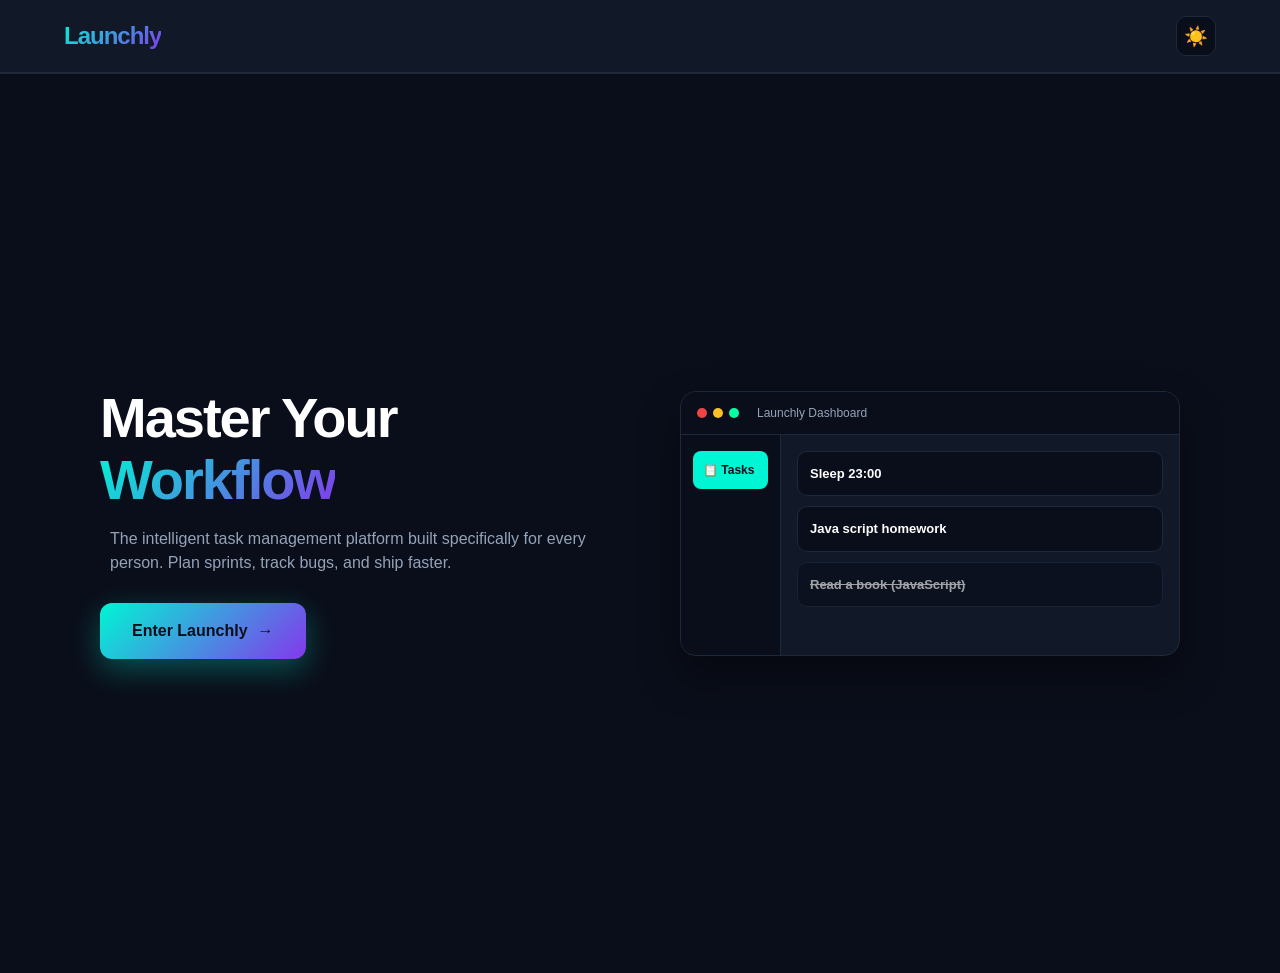
<file: index.html>
<!DOCTYPE html>
<html lang="en">

<head>
    <meta charset="UTF-8">
    <meta name="viewport" content="width=device-width, initial-scale=1.0, maximum-scale=1.0, user-scalable=no">
    <meta name="description" content="DevStack - Modern Task Management Platform for Developers">
    <meta name="theme-color" content="#00f5d4">
    <title>Launchly - Master Your Workflow</title>
    <link rel="stylesheet" href="home.css">
</head>

<body>
    <header>
        <span class="logo">Launchly</span>
        <button onclick="theme()" id="themeBtn">🌙</button>
    </header>
    <!-- website navigatsiyasi -->
    <nav class="navbar">
        <div class="nav-brand">
            <span class="logo-icon">◈</span>
            <span class="logo-text">Launchly</span>
        </div>
        <a href="tz.html" class="btn-primary">Enter Launchly</a>
    </nav>

    <!-- Hero Section -->
    <section class="hero">
        <div class="hero-content">
            <h1 class="hero-title">
                Master Your<br>
                <span class="gradient-text">Workflow</span>
            </h1>
            <p class="hero-subtitle">
                The intelligent task management platform built specifically for every person.
                Plan sprints, track bugs, and ship faster.
            </p>
            <a href="tz.html" class="btn-main">
                Enter Launchly
                <span class="arrow">→</span>
            </a>
        </div>
        <div class="hero-visual">
            <div class="dashboard-mockup">
                <div class="mockup-header">
                    <div class="dots">
                        <span></span>
                        <span></span>
                        <span></span>
                    </div>
                    <div class="mockup-title">Launchly Dashboard</div>
                </div>
                <div class="mockup-content">
                    <div class="sidebar">
                        <div class="nav-item active">📋 Tasks</div>
                    </div>
                    <div class="main-area">
                        <div class="task-card">
                            <div class="task-title">Sleep 23:00</div>
                        </div>
                        <div class="task-card">
                            <div class="task-title"> Java script homework</div>
                        </div>
                        <div class="task-card completed">
                            <div class="task-title"> Read a book (JavaScript)</div>
                        </div>
                    </div>                
                </div>
            </div>
        </div>
    </section>
    <script src="script.js"></script>
</body>

</html>
</file>
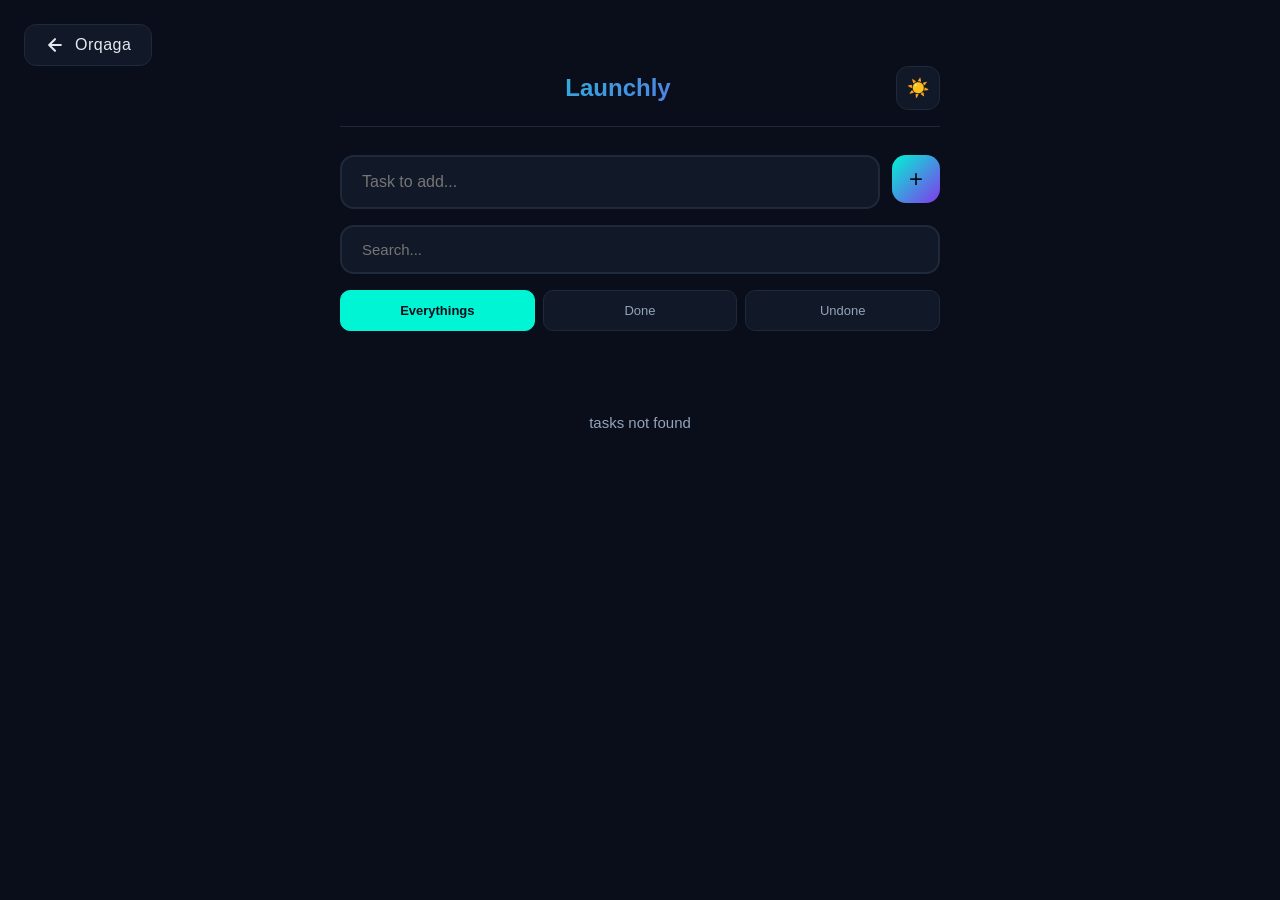
<file: tz.html>
<!DOCTYPE html>
<html lang="uz">

<head>
    <meta charset="UTF-8">
    <meta name="viewport" content="width=device-width, initial-scale=1.0">
    <title>Launchly - Master Your Workflow</title>
    <link rel="stylesheet" href="style.css">
</head>

<body>
    <button class="back-btn" onclick="history.back()">
        <svg width="20" height="20" viewBox="0 0 24 24" fill="none" stroke="currentColor" stroke-width="2.5"
            stroke-linecap="round" stroke-linejoin="round">
            <path d="M19 12H5M12 19l-7-7 7-7" />
        </svg>
        <span>Orqaga</span>
    </button>
    <div class="wrap">
        <header>
            <span class="logo">Launchly</span>
            <button onclick="theme()" id="themeBtn">🌙</button>
        </header>

        <div class="add">
            <input type="text" id="in" placeholder="Task to add..." autocomplete="off">
            <button onclick="add()">+</button>
        </div>

        <div class="search-box">
            <input type="text" id="se" placeholder="Search..." oninput="search(this.value)" autocomplete="off">
        </div>

        <div class="filters">
            <button class="a" onclick="filter('all')">Everythings</button>
            <button onclick="filter('done')">Done</button>
            <button onclick="filter('undone')">Undone</button>
        </div>

        <div id="list"></div>
    </div>

    <div class="modal" id="mod" onclick="closeEdit(event)">
        <div class="box" onclick="event.stopPropagation()">
            <h3>Edit Task</h3>
            <input type="text" id="ed" autocomplete="off">
            <div class="btns">
                <button onclick="closeEdit()">Cancel</button>
                <button onclick="saveEdit()">Save</button>
            </div>
        </div>
    </div>

    <script src="script.js"></script>
</body>

</html>
</file>
<file: home.css>
/* 1. Global Reset */
* {
    margin: 0;
    padding: 0;
    box-sizing: border-box;
}

:root {
    --bg: #0a0e1a;
    --surface: #111827;
    --primary: #00f5d4;
    --accent: #8338ec;
    --text: #ffffff;
    --text-secondary: #94a3b8;
    --border: #1e293b;
    --danger: #ef4444;
    --warning: #fbbf24;
    --success: #06ffa5;
}
[data-theme="light"] {
    --bg: #faf9f6;
    --surface: #ffffff;
    --surface-hover: #f3f4f6;
    --primary: #ff006e;
    --primary-glow: rgba(255, 0, 110, 0.2);
    --secondary: #00f5d4;
    --success: #00c853;
    --text: #1a1a2e;
    --text-dim: #64748b;
    --border: #e2e8f0;
    --accent: #3a86ff;
}

html {
    font-size: 16px;
    scroll-behavior: smooth;
}

body {
    font-family: -apple-system, BlinkMacSystemFont, 'Segoe UI', Roboto, sans-serif;
    background: var(--bg);
    color: var(--text);
    line-height: 1.5;
    min-height: 100vh;
    overflow-x: hidden;
}

/* 2. Navbar */
.navbar {
    display: flex;
    justify-content: space-between;
    align-items: center;
    padding: 16px 24px;
    background: rgba(10, 14, 26, 0.95);
    backdrop-filter: blur(10px);
    position: fixed;
    top: 0;
    left: 0;
    right: 0;
    z-index: 100;
    border-bottom: 1px solid var(--border);
}

.nav-brand {
    display: flex;
    align-items: center;
    gap: 10px;
    font-size: 20px;
    font-weight: 800;
}

.logo-icon {
    width: 36px;
    height: 36px;
    background: linear-gradient(135deg, var(--primary), var(--accent));
    border-radius: 8px;
    display: flex;
    align-items: center;
    justify-content: center;
    font-size: 18px;
}

.logo-text {
    background: linear-gradient(135deg, var(--primary), var(--accent));
    -webkit-background-clip: text;
    -webkit-text-fill-color: transparent;
}

.btn-primary {
    background: linear-gradient(135deg, var(--primary), var(--accent));
    color: var(--bg);
    text-decoration: none;
    padding: 10px 20px;
    border-radius: 8px;
    font-size: 14px;
    font-weight: 600;
    transition: opacity 0.3s;
}

.btn-primary:hover {
    opacity: 0.9;
}

/* 3. Hero Section */
.hero {
    min-height: 100vh;
    display: flex;
    flex-direction: column;
    padding: 120px 24px 60px; /* Tepadan joy ko'paytirildi navbar uchun */
    gap: 40px;
    align-items: center;
}

.hero-content {
    text-align: center;
}

.hero-title {
    font-size: 40px;
    font-weight: 800;
    line-height: 1.1;
    letter-spacing: -2px;
    margin-bottom: 16px;
}

.gradient-text {
    background: linear-gradient(135deg, var(--primary), var(--accent));
    -webkit-background-clip: text;
    -webkit-text-fill-color: transparent;
}

.hero-subtitle {
    font-size: 16px;
    color: var(--text-secondary);
    margin-bottom: 28px;
    max-width: 500px;
    margin-left: auto;
    margin-right: auto;
}

.btn-main {
    display: inline-flex;
    align-items: center;
    gap: 10px;
    background: linear-gradient(135deg, var(--primary), var(--accent));
    color: var(--bg);
    text-decoration: none;
    padding: 16px 32px;
    border-radius: 12px;
    font-size: 16px;
    font-weight: 700;
    box-shadow: 0 10px 30px rgba(0, 245, 212, 0.3);
    transition: transform 0.3s, box-shadow 0.3s;
}

.btn-main:hover {
    transform: translateY(-2px);
    box-shadow: 0 15px 35px rgba(0, 245, 212, 0.4);
}

.arrow {
    transition: transform 0.3s;
}

.btn-main:hover .arrow {
    transform: translateX(4px);
}

/* 4. Dashboard Mockup */
.hero-visual {
    width: 100%;
    display: flex;
    justify-content: center;
}

.dashboard-mockup {
    width: 100%;
    max-width: 400px;
    background: var(--surface);
    border-radius: 16px;
    border: 1px solid var(--border);
    overflow: hidden;
    box-shadow: 0 20px 40px rgba(0, 0, 0, 0.4);
}

.mockup-header {
    display: flex;
    align-items: center;
    gap: 10px;
    padding: 12px 16px;
    background: var(--bg);
    border-bottom: 1px solid var(--border);
}

.dots {
    display: flex;
    gap: 6px;
}

.dots span {
    width: 10px;
    height: 10px;
    border-radius: 50%;
    background: var(--danger);
}

.dots span:nth-child(2) { background: var(--warning); }
.dots span:nth-child(3) { background: var(--success); }

.mockup-title {
    font-size: 12px;
    color: var(--text-secondary);
    margin-left: 8px;
}

.mockup-content {
    display: flex;
    min-height: 220px;
}

.sidebar {
    width: 100px;
    background: var(--bg);
    padding: 16px 12px;
    border-right: 1px solid var(--border);
}

.nav-item {
    padding: 10px;
    border-radius: 8px;
    font-size: 12px;
    color: var(--text-secondary);
    margin-bottom: 4px;
}

.nav-item.active {
    background: var(--primary);
    color: var(--bg);
    font-weight: 600;
}

.main-area {
    flex: 1;
    padding: 16px;
    display: flex;
    flex-direction: column;
    gap: 10px;
}

.task-card {
    background: var(--bg);
    padding: 12px;
    border-radius: 10px;
    border: 1px solid var(--border);
}

.task-title {
    font-size: 13px;
    font-weight: 600;
}

.task-card.completed {
    opacity: 0.6;
}

.task-card.completed .task-title {
    text-decoration: line-through;
}

/* 5. Responsive Design */

/* Small phones */
@media (max-width: 480px) {
    .hero-title {
        font-size: 32px;
    }
    
    .logo-text {
        display: none; /* Kichik ekranda faqat belgi qoladi */
    }

    .dashboard-mockup {
        max-width: 320px;
    }
}

/* Tablets and Desktop */
@media (min-width: 768px) {
    .hero {
        flex-direction: row;
        justify-content: space-between;
        padding: 140px 60px;
        max-width: 1200px;
        margin: 0 auto;
    }
    
    .hero-content {
        text-align: left;
        flex: 1;
    }
    
    .hero-title {
        font-size: 56px;
    }

    .hero-visual {
        flex: 1;
        justify-content: flex-end;
    }

    .dashboard-mockup {
        max-width: 500px;
    }
}
header {
    display: flex;
    justify-content: space-between;
    align-items: center;
    padding: 1rem 5%;
    background: var(--surface); /* O'zgaruvchilaringizga mos */
    border-bottom: 1px solid var(--border);
    position: sticky;
    top: 0;
    z-index: 1000;
    backdrop-filter: blur(10px);
}

.logo {
    font-size: 1.5rem;
    font-weight: 800;
    background: linear-gradient(135deg, var(--primary), var(--accent));
    -webkit-background-clip: text;
    -webkit-text-fill-color: transparent;
    letter-spacing: -1px;
}

#themeBtn {
    background: var(--bg);
    border: 1px solid var(--border);
    color: var(--text);
    width: 40px;
    height: 40px;
    border-radius: 10px;
    cursor: pointer;
    display: flex;
    align-items: center;
    justify-content: center;
    font-size: 1.2rem;
    transition: all 0.3s ease;
}

#themeBtn:hover {
    transform: scale(1.05);
    border-color: var(--primary);
    box-shadow: 0 0 15px rgba(0, 245, 212, 0.2);
}

#themeBtn:active {
    transform: scale(0.95);
}
</file>
<file: style.css>
:root {
    --bg: #0a0e1a;
    --surface: #111827;
    --surface-hover: #1f2937;
    --primary: #00f5d4;
    --primary-glow: rgba(0, 245, 212, 0.3);
    --secondary: #ff006e;
    --success: #06ffa5;
    --text: #e2e8f0;
    --text-dim: #94a3b8;
    --border: #1e293b;
    --accent: #8338ec;
}

[data-theme="light"] {
    --bg: #faf9f6;
    --surface: #ffffff;
    --surface-hover: #f3f4f6;
    --primary: #ff006e;
    --primary-glow: rgba(255, 0, 110, 0.2);
    --secondary: #00f5d4;
    --success: #00c853;
    --text: #1a1a2e;
    --text-dim: #64748b;
    --border: #e2e8f0;
    --accent: #3a86ff;
}

* {
    margin: 0;
    padding: 0;
    box-sizing: border-box;
    font-family: 'SF Pro Display', -apple-system, BlinkMacSystemFont, sans-serif;
}

body {
    background: var(--bg);
    color: var(--text);
    min-height: 100vh;
    padding: 24px;
    line-height: 1.6;
}

.wrap {
    max-width: 600px;
    margin: 0 auto;
}

header {
    display: flex;
    justify-content: space-between;
    align-items: center;
    margin-bottom: 28px;
    padding-bottom: 16px;
    border-bottom: 1px solid var(--border);
}

.logo {
    color: var(--accent);
    font-size: 24px;
    font-weight: 800;
    background: linear-gradient(135deg, var(--primary), var(--accent));
    -webkit-background-clip: text;
    -webkit-text-fill-color: transparent;
    letter-spacing: 0px;
    text-align: center;
}
.logo2 {
    color: var(--secondary);
    font-size: 24px;
    font-weight: 800;
    background: linear-gradient(135deg, var(--secondary), var(--accent));
    -webkit-background-clip: text;
    -webkit-text-fill-color: transparent;
    letter-spacing: -0.5px;
    text-align: center;
}



#themeBtn {
    width: 44px;
    height: 44px;
    border-radius: 12px;
    border: 1px solid var(--border);
    background: var(--surface);
    color: var(--text);
    font-size: 18px;
    cursor: pointer;
    transition: all 0.3s;
}

#themeBtn:hover {
    border-color: var(--primary);
    box-shadow: 0 0 20px var(--primary-glow);
}

.add {
    display: flex;
    gap: 12px;
    margin-bottom: 16px;
}

.add input {
    flex: 1;
    padding: 16px 20px;
    border: 2px solid var(--border);
    border-radius: 14px;
    background: var(--surface);
    color: var(--text);
    font-size: 16px;
    outline: none;
    transition: all 0.3s;
}

.add input:focus {
    border-color: var(--primary);
    box-shadow: 0 0 0 4px var(--primary-glow);
}

.add button {
    width: 56px;
    height: 56px;
    background: linear-gradient(135deg, var(--primary), var(--accent));
    color: var(--bg);
    font-size: 28px;
    font-weight: 300;
    border: none;
    border-radius: 14px;
    cursor: pointer;
    transition: transform 0.2s;
}

.add button:active {
    transform: scale(0.95);
}

.search-box {
    margin-bottom: 16px;
}

.search-box input {
    width: 100%;
    padding: 14px 20px;
    border: 2px solid var(--border);
    border-radius: 14px;
    background: var(--surface);
    color: var(--text);
    font-size: 15px;
    outline: none;
    transition: all 0.3s;
}

.search-box input:focus {
    border-color: var(--secondary);
    box-shadow: 0 0 0 4px rgba(0, 245, 212, 0.1);
}

.filters {
    display: flex;
    gap: 8px;
    margin-bottom: 20px;
}

.filters button {
    flex: 1;
    padding: 12px 16px;
    border: 1px solid var(--border);
    background: var(--surface);
    color: var(--text-dim);
    border-radius: 10px;
    cursor: pointer;
    font-size: 13px;
    font-weight: 500;
    transition: all 0.2s;
}

.filters button:hover {
    border-color: var(--primary);
    color: var(--text);
}

.filters button.a {
    background: var(--primary);
    color: var(--bg);
    border-color: var(--primary);
    font-weight: 600;
}

.item {
    display: flex;
    align-items: center;
    gap: 14px;
    background: var(--surface);
    padding: 18px 20px;
    border-radius: 16px;
    margin-bottom: 12px;
    border: 1px solid var(--border);
    transition: all 0.3s;
    animation: slideIn 0.3s ease;
}

@keyframes slideIn {
    from { opacity: 0; transform: translateY(10px); }
    to { opacity: 1; transform: translateY(0); }
}

.item:hover {
    border-color: var(--primary);
    transform: translateX(4px);
    box-shadow: 0 4px 20px rgba(0, 0, 0, 0.3);
}

.item.done {
    opacity: 0.5;
}

.item.done span {
    text-decoration: line-through;
    color: var(--text-dim);
}

.chk {
    width: 24px;
    height: 24px;
    border: 2px solid var(--border);
    border-radius: 6px;
    display: flex;
    align-items: center;
    justify-content: center;
    cursor: pointer;
    font-size: 14px;
    transition: all 0.2s;
    flex-shrink: 0;
}

.chk:hover {
    border-color: var(--success);
}

.chk.x {
    background: var(--success);
    border-color: var(--success);
    color: var(--bg);
}

span {
    flex: 1;
    font-size: 16px;
    font-weight: 500;
}

.item button {
    width: 36px;
    height: 36px;
    border: 1px solid var(--border);
    background: transparent;
    border-radius: 8px;
    cursor: pointer;
    font-size: 15px;
    color: var(--text-dim);
    transition: all 0.2s;
}

.item button:hover {
    background: var(--surface-hover);
    color: var(--text);
    border-color: var(--primary);
}

.modal {
    position: fixed;
    top: 0;
    left: 0;
    right: 0;
    bottom: 0;
    background: rgba(10, 14, 26, 0.9);
    backdrop-filter: blur(10px);
    display: none;
    align-items: center;
    justify-content: center;
    padding: 20px;
    z-index: 1000;
}

.modal.v {
    display: flex;
}

.box {
    background: var(--surface);
    padding: 28px;
    border-radius: 20px;
    width: 100%;
    max-width: 400px;
    border: 1px solid var(--border);
    box-shadow: 0 25px 50px -12px rgba(0, 0, 0, 0.5);
}

.box h3 {
    margin-bottom: 20px;
    font-size: 20px;
    color: var(--primary);
}

.box input {
    width: 100%;
    padding: 16px;
    margin-bottom: 20px;
    border: 2px solid var(--border);
    border-radius: 12px;
    background: var(--bg);
    color: var(--text);
    font-size: 16px;
    outline: none;
}

.box input:focus {
    border-color: var(--primary);
}

.btns {
    display: flex;
    gap: 12px;
}

.btns button {
    flex: 1;
    padding: 14px;
    border: none;
    border-radius: 10px;
    cursor: pointer;
    font-size: 15px;
    font-weight: 600;
    transition: all 0.2s;
}

.btns button:first-child {
    background: var(--surface-hover);
    color: var(--text);
}

.btns button:last-child {
    background: linear-gradient(135deg, var(--primary), var(--accent));
    color: var(--bg);
}

.empty {
    text-align: center;
    padding: 60px 20px;
    color: var(--text-dim);
    font-size: 15px;
}

@media (max-width: 480px) {
    body { padding: 16px; }
    .logo { font-size: 20px; }
    .add input, .search-box input { padding: 14px 16px; }
}
    .add button { width: 48px; height: 48px; font-size: 24px; }
    .item { padding: 14px 16px; }
    .chk { width: 20px; height: 20px; }
    .item button { width: 32px; height: 32px; font-size: 13px; }
    .box { padding: 20px; }
    .box h3 { font-size: 18px; }
    .box input { padding: 14px; }
    .btns button { padding: 12px; font-size: 14px; }

    .back-btn {
    display: inline-flex;
    align-items: center;
    gap: 10px;
    padding: 10px 20px;
    

    background-color: var(--surface);
    color: var(--text);
    border: 1px solid var(--border);
    border-radius: 12px;
    
    font-family: 'Inter', sans-serif;
    font-weight: 600;
    font-size: 14px;
    cursor: pointer;
    transition: all 0.25s cubic-bezier(0.4, 0, 0.2, 1);
    outline: none;
}

.back-btn svg {
    transition: transform 0.2s ease;
}


.back-btn:hover {
    background-color: var(--surface-hover);
    border-color: var(--primary);
    color: var(--primary);
    box-shadow: 0 0 15px var(--primary-glow);
}


.back-btn:hover svg {
    transform: translateX(-4px);
}

.back-btn:active {
    transform: scale(0.96);
}

.back-btn span {
    letter-spacing: 0.5px;
}
</file>
